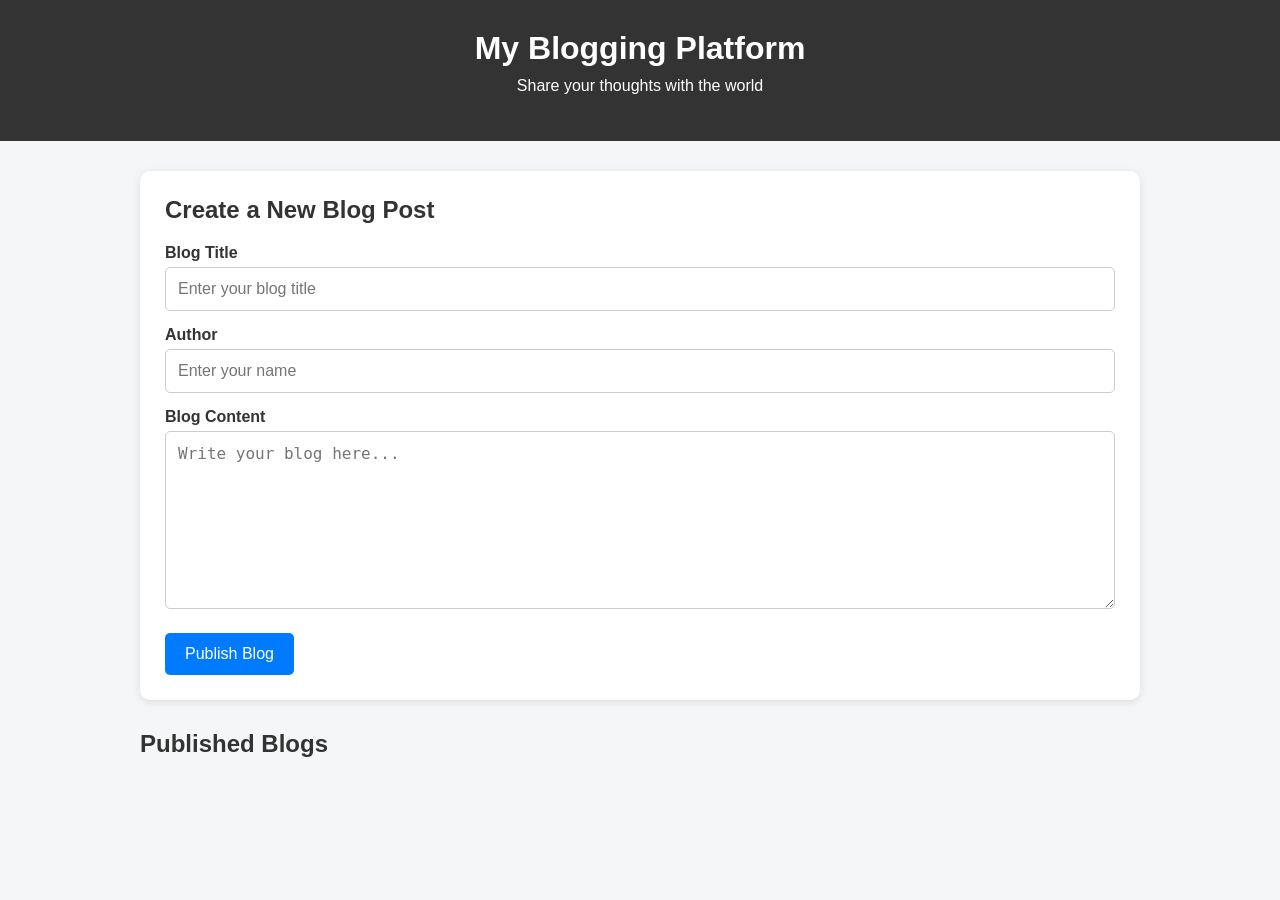
<file: blogging platform/index.html>
<!DOCTYPE html>
<html lang="en">
<head>
    <meta charset="UTF-8">
    <meta name="viewport" content="width=device-width, initial-scale=1.0">

    <title>My Blogging Platform</title>

    <link rel="stylesheet" href="style.css">
</head>

<body>

    <!-- Header -->
    <header>
        <h1>My Blogging Platform</h1>
        <p>Share your thoughts with the world</p>
    </header>

    <!-- Main Container -->
    <main>

        <!-- Create Post Section -->
        <section class="create-post">

            <h2>Create a New Blog Post</h2>

            <form id="blogForm">

                <label for="title">Blog Title</label>
                <input
                    type="text"
                    id="title"
                    placeholder="Enter your blog title"
                    required
                >

                <label for="author">Author</label>
                <input
                    type="text"
                    id="author"
                    placeholder="Enter your name"
                    required
                >

                <label for="content">Blog Content</label>
                <textarea
                    id="content"
                    rows="8"
                    placeholder="Write your blog here..."
                    required
                ></textarea>

                <button type="submit">Publish Blog</button>

            </form>

        </section>


        <!-- Published Blogs -->
        <section class="blogs">

            <h2>Published Blogs</h2>

            <div id="blogContainer">

                <!-- Blog posts will appear here -->

            </div>

        </section>

    </main>


    <!-- JavaScript -->
    <script src="script.js"></script>

</body>
</html>
</file>
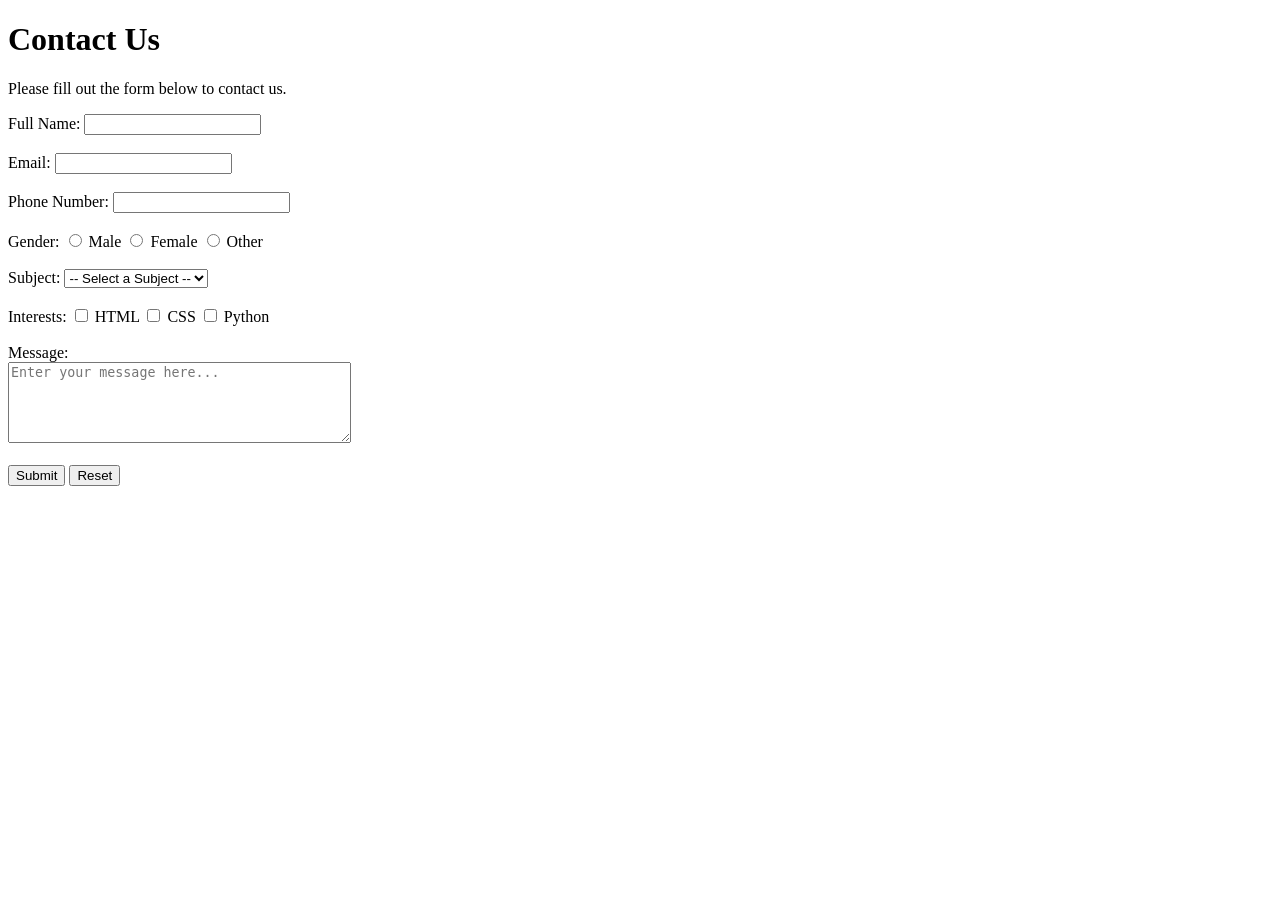
<file: contact form/index.html>
<!DOCTYPE html>
<html lang="en">
<head>
    <meta charset="UTF-8">
    <meta name="viewport" content="width=device-width, initial-scale=1.0">
    <title>Contact Form</title>
</head>

<body>
    <h1>Contact Us</h1>

<p>Please fill out the form below to contact us.</p>
<form>
    <label for="name">Full Name:</label>
<input type="text" id="name" name="name" required>

<br><br>
<label for="email">Email:</label>
<input type="email" id="email" name="email" required>

<br><br>
<label for="phone">Phone Number:</label>
<input type="tel" id="phone" name="phone">

<br><br>
<label>Gender:</label>

<input type="radio" id="male" name="gender" value="male">
<label for="male">Male</label>

<input type="radio" id="female" name="gender" value="female">
<label for="female">Female</label>

<input type="radio" id="other" name="gender" value="other">
<label for="other">Other</label>

<br><br>
<label for="subject">Subject:</label>

<select id="subject" name="subject" required>
    <option value="">-- Select a Subject --</option>
    <option value="general">General Enquiry</option>
    <option value="feedback">Feedback</option>
    <option value="support">Technical Support</option>
    <option value="other">Other</option>
</select>

<br><br>
<label>Interests:</label>

<input type="checkbox" id="html" name="interest" value="html">
<label for="html">HTML</label>

<input type="checkbox" id="css" name="interest" value="css">
<label for="css">CSS</label>

<input type="checkbox" id="python" name="interest" value="python">
<label for="python">Python</label>

<br><br>
<label for="message">Message:</label><br>

<textarea id="message" name="message" rows="5" cols="40"
          placeholder="Enter your message here..." required></textarea>

<br><br>
<input type="submit" value="Submit">

<input type="reset" value="Reset">

</form>

</body>
</html>
</file>
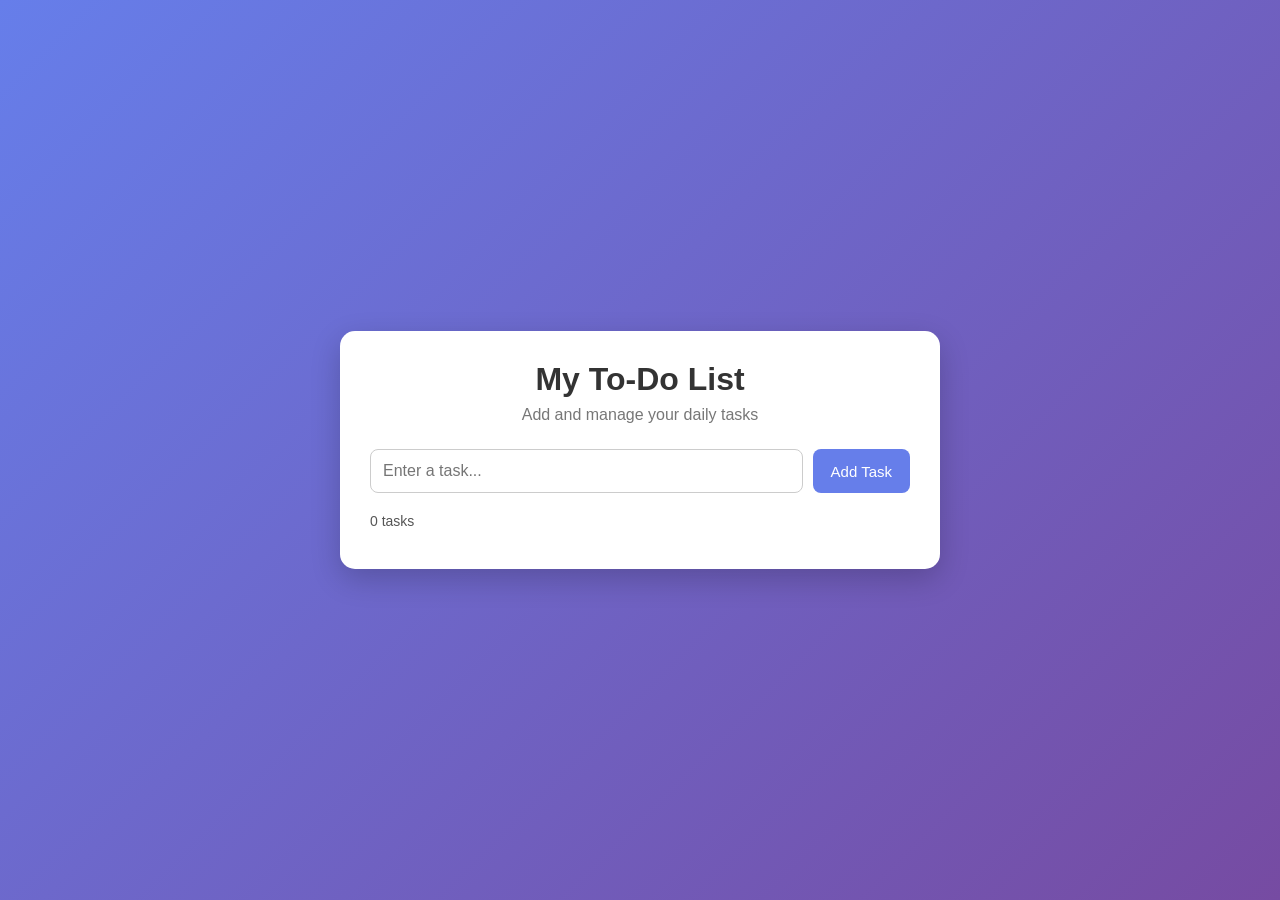
<file: interactive todo app/index.html>
<!DOCTYPE html>
<html lang="en">
<head>
    <meta charset="UTF-8">
    <meta name="viewport" content="width=device-width, initial-scale=1.0">

    <title>Interactive To-Do List</title>

    <!-- Connect CSS -->
    <link rel="stylesheet" href="style.css">
</head>

<body>

    <div class="container">

        <h1>My To-Do List</h1>
        <p class="subtitle">Add and manage your daily tasks</p>

        <!-- Task Form -->
        <form id="taskForm">

            <input
                type="text"
                id="taskInput"
                placeholder="Enter a task..."
                required
            >

            <button type="submit">Add Task</button>

        </form>

        <!-- Task Counter -->
        <div class="task-info">
            <span id="taskCount">0 tasks</span>
        </div>

        <!-- Tasks will appear here -->
        <ul id="taskList"></ul>

    </div>

    <!-- Connect JavaScript -->
    <script src="script.js"></script>

</body>
</html>
</file>
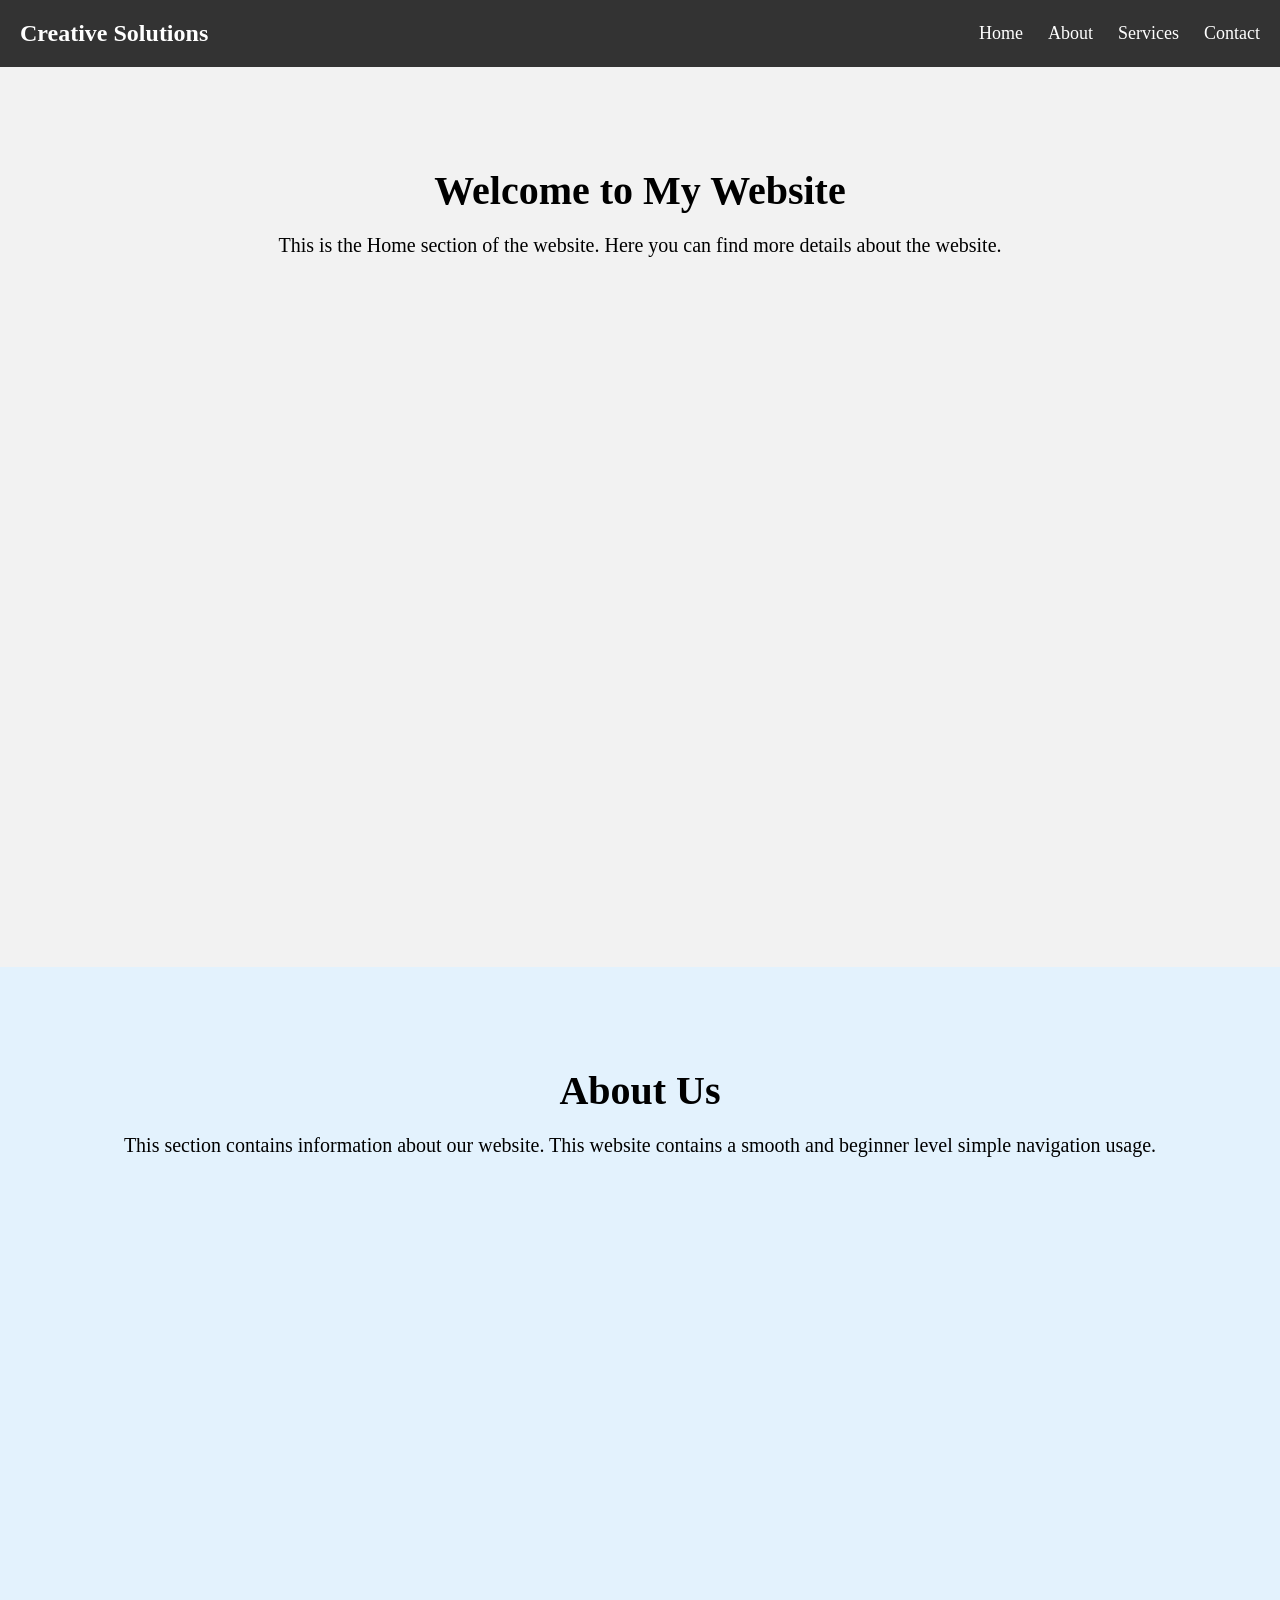
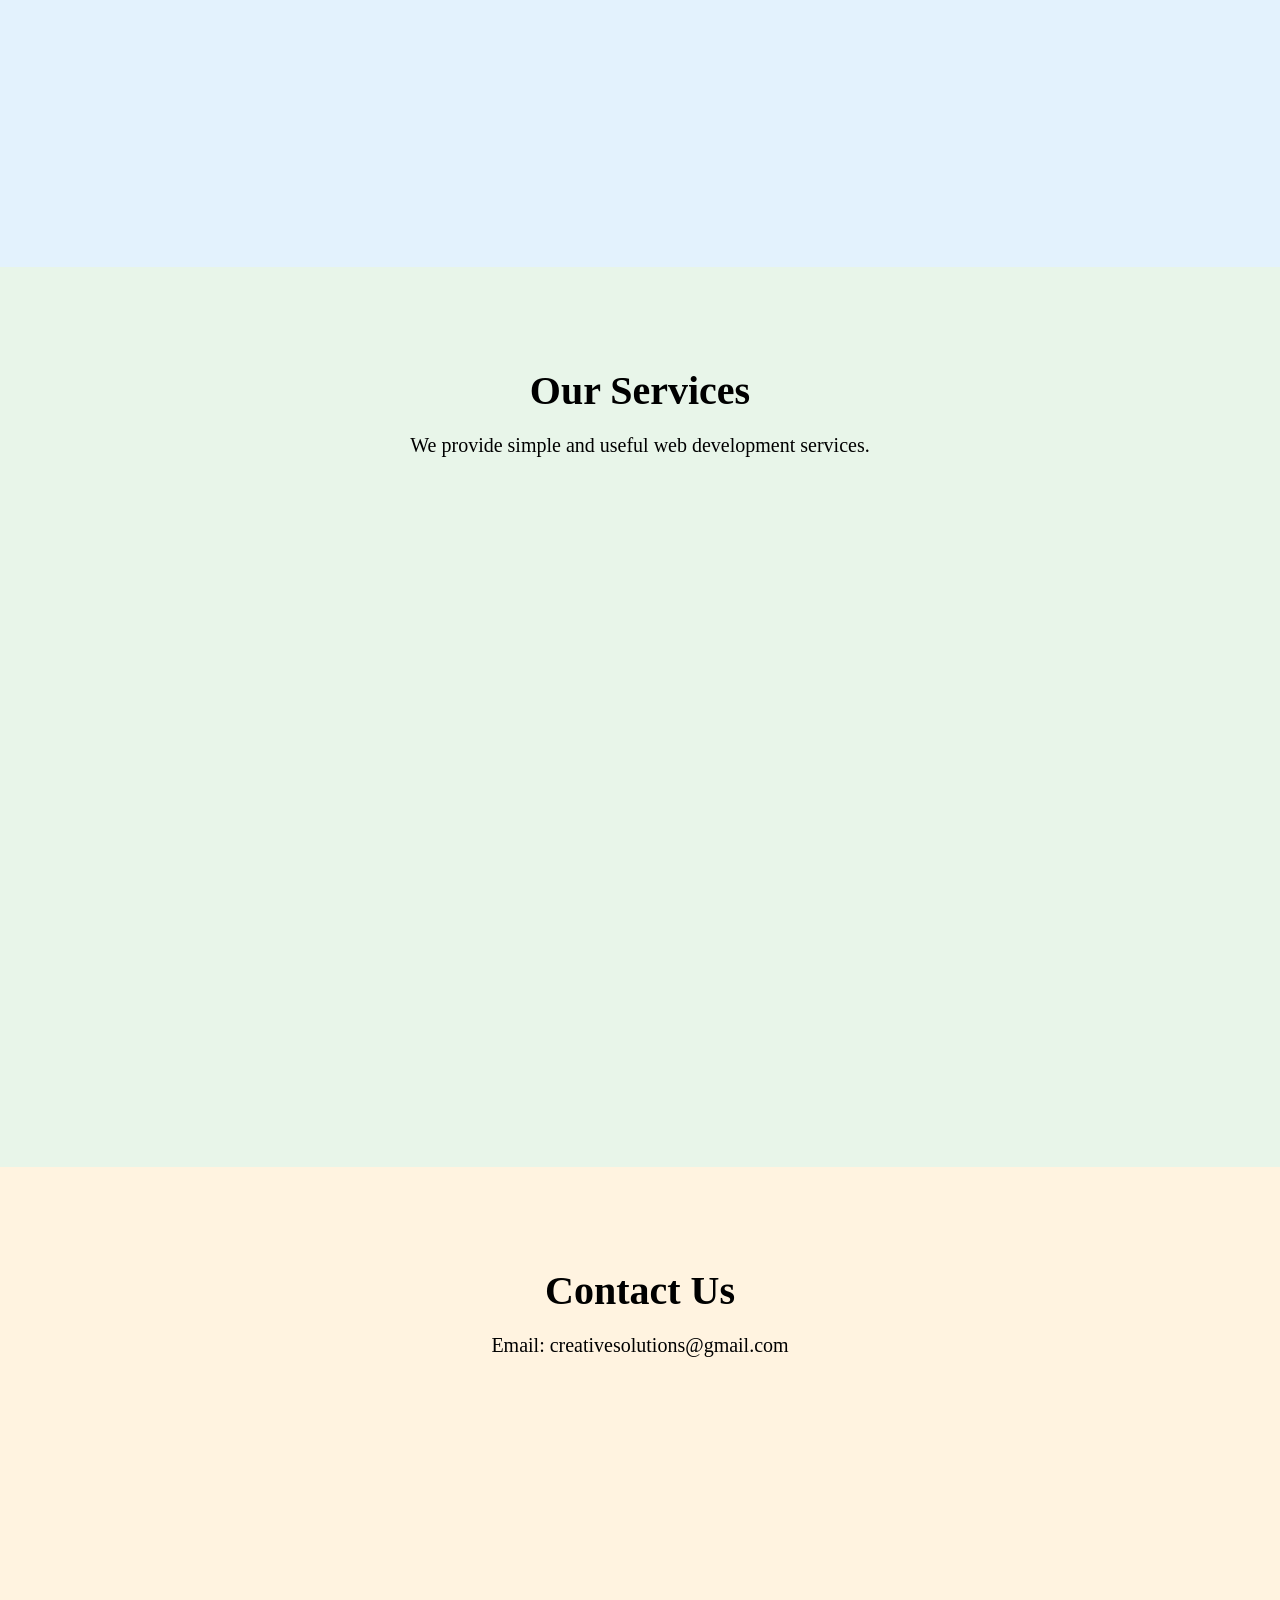
<file: Navigation-Menu/index.html>
<!DOCTYPE html>
<html lang="en">

<head>
    <meta charset="UTF-8">
    <meta name="viewport" content="width=device-width, initial-scale=1.0">

    <title>Simple Navigation Menu</title>

    <!-- Connect CSS file -->
    <link rel="stylesheet" href="style.css">
</head>

<body>

    <!-- Navigation Menu -->
    <nav>
        <h2>Creative Solutions</h2>

        <ul>
            <li><a href="#home">Home</a></li>
            <li><a href="#about">About</a></li>
            <li><a href="#services">Services</a></li>
            <li><a href="#contact">Contact</a></li>
        </ul>
    </nav>


    <!-- Home Section -->
    <section id="home">
        <h1>Welcome to My Website</h1>
        <p>This is the Home section of the website.
            Here you can find more details about the website.
        </p>
    </section>


    <!-- About Section -->
    <section id="about">
        <h1>About Us</h1>
        <p>
            This section contains information about our website.
            This website contains a smooth and beginner level simple navigation usage.
        </p>
    </section>


    <!-- Services Section -->
    <section id="services">
        <h1>Our Services</h1>
        <p>
            We provide simple and useful web development services.
        </p>
    </section>


    <!-- Contact Section -->
    <section id="contact">
        <h1>Contact Us</h1>
        <p>
            Email: creativesolutions@gmail.com
        </p>
    </section>

</body>

</html>
</file>
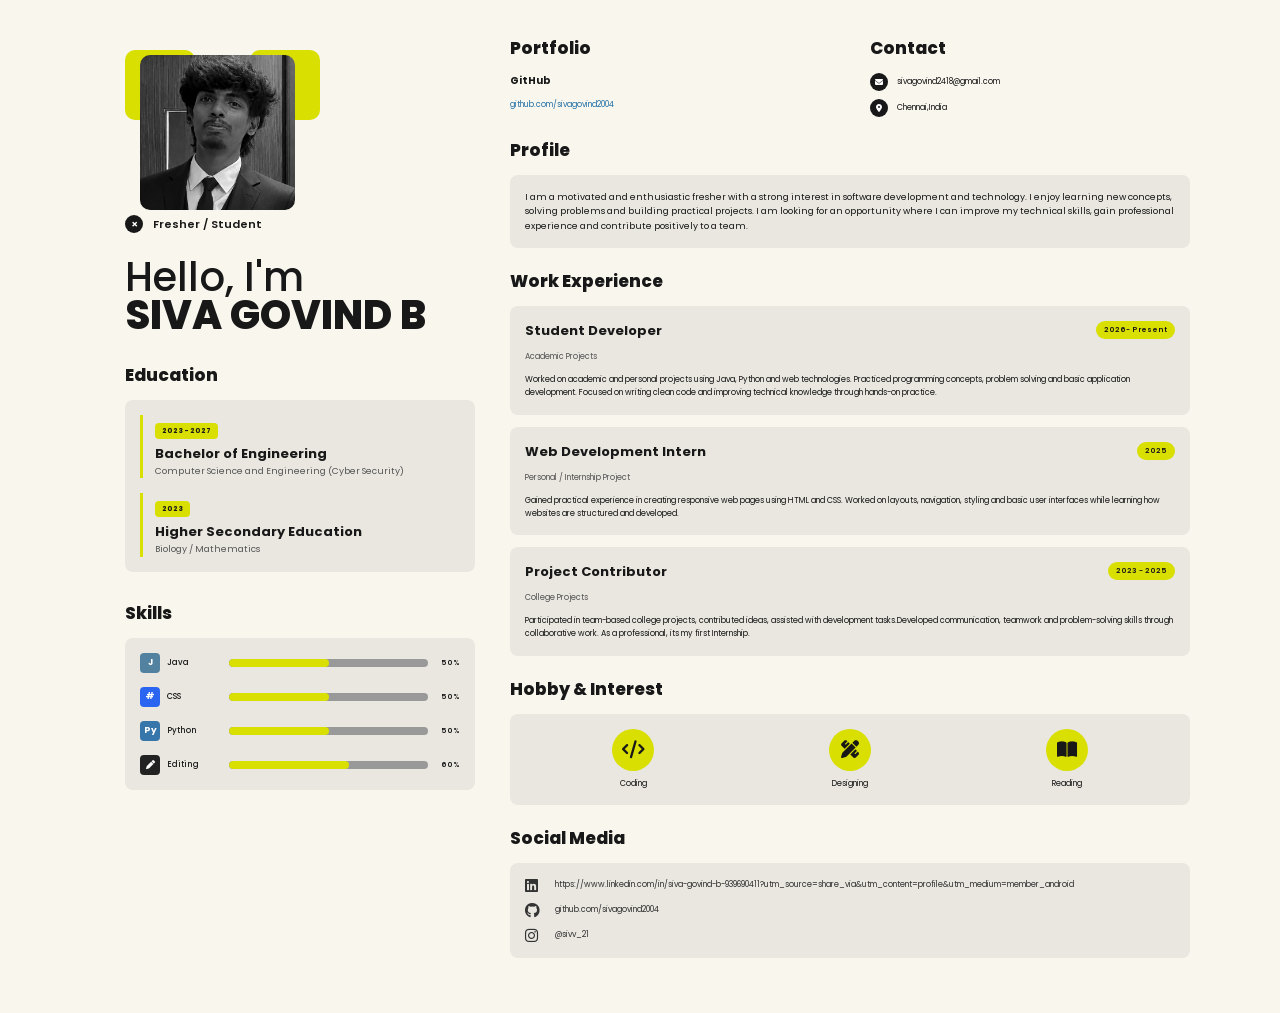
<file: Portfolio/index.html>
<!DOCTYPE html>
<html lang="en">

<head>
    <meta charset="UTF-8">

    <meta name="viewport"
          content="width=device-width, initial-scale=1.0">

    <title>My Portfolio</title>

    <!-- Google Font -->
    <link rel="preconnect"
          href="https://fonts.googleapis.com">

    <link rel="preconnect"
          href="https://fonts.gstatic.com"
          crossorigin>

    <link href="https://fonts.googleapis.com/css2?family=Poppins:wght@400;500;600;700;800&display=swap"
          rel="stylesheet">

    <!-- Font Awesome -->
    <link rel="stylesheet"
          href="https://cdnjs.cloudflare.com/ajax/libs/font-awesome/6.5.2/css/all.min.css">

    <!-- CSS -->
    <link rel="stylesheet" href="style.css">
</head>


<body>


<div class="portfolio">


    <!-- =================================================
         LEFT COLUMN
    ================================================== -->

    <aside class="sidebar">


        <!-- PROFILE -->
        <section class="profile-area">

            <div class="yellow-shape shape-one"></div>

            <div class="yellow-shape shape-two"></div>


            <img src="assets/profile.jpg"
                 alt="Profile Picture"
                 class="profile-image">


            <div class="available">

                <span>×</span>

                Fresher / Student

            </div>


            <h1>

                Hello, I'm

                <br>

                <strong>
                    SIVA GOVIND B
                </strong>

            </h1>

        </section>



        <!-- =================================================
             EDUCATION
        ================================================== -->

        <section class="side-section">

            <h2>Education</h2>


            <div class="education-card">


                <div class="timeline-item">

                    <span class="date">
                        2023 - 2027
                    </span>

                    <h3>
                        Bachelor of Engineering
                    </h3>

                    <p>
                        Computer Science and Engineering (Cyber Security)
                    </p>

                </div>


                <div class="timeline-item">

                    <span class="date">
                        2023
                    </span>

                    <h3>
                        Higher Secondary Education
                    </h3>

                    <p>
                        Biology / Mathematics
                    </p>

                </div>


            </div>

        </section>



        <!-- =================================================
             SKILLS
        ================================================== -->

        <section class="side-section">

            <h2>Skills</h2>


            <div class="skills-card">


                <!-- JAVA -->

                <div class="skill">

                    <span class="skill-icon java">
                        J
                    </span>

                    <span class="skill-name">
                        Java
                    </span>


                    <div class="bar">

                        <div class="progress"
                             style="width: 50%;">
                        </div>

                    </div>

                    <span class="percentage">
                        50%
                    </span>

                </div>



                <!-- CSS -->

                <div class="skill">

                    <span class="skill-icon css">
                        #
                    </span>

                    <span class="skill-name">
                        CSS
                    </span>


                    <div class="bar">

                        <div class="progress"
                             style="width: 50%;">
                        </div>

                    </div>

                    <span class="percentage">
                        50%
                    </span>

                </div>



                <!-- PYTHON -->

                <div class="skill">

                    <span class="skill-icon python">
                        Py
                    </span>

                    <span class="skill-name">
                        Python
                    </span>


                    <div class="bar">

                        <div class="progress"
                             style="width: 50%;">
                        </div>

                    </div>

                    <span class="percentage">
                        50%
                    </span>

                </div>



                <!-- EDITING -->

                <div class="skill">

                    <span class="skill-icon editing">
                        <i class="fa-solid fa-pen"></i>
                    </span>

                    <span class="skill-name">
                        Editing
                    </span>


                    <div class="bar">

                        <div class="progress"
                             style="width: 60%;">
                        </div>

                    </div>

                    <span class="percentage">
                        60%
                    </span>

                </div>


            </div>

        </section>


    </aside>



    <!-- =================================================
         RIGHT COLUMN
    ================================================== -->

    <main class="content">


        <!-- =================================================
             PORTFOLIO + CONTACT
        ================================================== -->

        <div class="top-grid">


            <!-- PORTFOLIO -->

            <section>

                <h2>
                    Portfolio
                </h2>


                <div class="portfolio-links">


                    <div>

                        <strong>
                            GitHub
                        </strong>

                        <a href="#"
                           target="_blank">

                            github.com/sivagovind2004

                        </a>

                    </div>

                </div>

            </section>



            <!-- CONTACT -->

            <section>

                <h2>
                    Contact
                </h2>


                <div class="contact-list">


                    <div>

                        <i class="fa-solid fa-envelope"></i>

                        <span>
                            sivagovind2418@gmail.com
                        </span>

                    </div>


                    <div>

                        <i class="fa-solid fa-location-dot"></i>

                        <span>
                            Chennai,India
                        </span>

                    </div>


                </div>

            </section>


        </div>



        <!-- =================================================
             PROFILE
        ================================================== -->

        <section class="content-section">


            <h2>
                Profile
            </h2>


            <div class="content-card profile-card">

                <p>

                    I am a motivated and enthusiastic fresher with
                    a strong interest in software development and
                    technology. I enjoy learning new concepts,
                    solving problems and building practical projects.
                    I am looking for an opportunity where I can
                    improve my technical skills, gain professional
                    experience and contribute positively to a team.

                </p>

            </div>


        </section>



        <!-- =================================================
             WORK EXPERIENCE
        ================================================== -->

        <section class="content-section">


            <h2>
                Work Experience
            </h2>


            <!-- EXPERIENCE 1 -->

            <div class="content-card experience">


                <div class="experience-header">


                    <div>

                        <h3>
                            Student Developer
                        </h3>

                        <span>
                            Academic Projects
                        </span>

                    </div>


                    <span class="job-date">
                        2026- Present
                    </span>


                </div>


                <p>

                    Worked on academic and personal projects
                    using Java, Python and web technologies.
                    Practiced programming concepts, problem
                    solving and basic application development.
                    Focused on writing clean code and improving
                    technical knowledge through hands-on practice.

                </p>


            </div>



            <!-- EXPERIENCE 2 -->

            <div class="content-card experience">


                <div class="experience-header">


                    <div>

                        <h3>
                            Web Development Intern
                        </h3>

                        <span>
                            Personal / Internship Project
                        </span>

                    </div>


                    <span class="job-date">
                        2025
                    </span>


                </div>


                <p>

                    Gained practical experience in creating
                    responsive web pages using HTML and CSS.
                    Worked on layouts, navigation, styling and
                    basic user interfaces while learning how
                    websites are structured and developed.

                </p>


            </div>



            <!-- EXPERIENCE 3 -->

            <div class="content-card experience">


                <div class="experience-header">


                    <div>

                        <h3>
                            Project Contributor
                        </h3>

                        <span>
                            College Projects
                        </span>

                    </div>


                    <span class="job-date">
                        2023 - 2025
                    </span>


                </div>


                <p>

                    Participated in team-based college projects,
                    contributed ideas, assisted with development
                    tasks.Developed communication, teamwork and
                    problem-solving skills through collaborative work.
                    As a professional, its my first Internship.

                </p>


            </div>


        </section>



        <!-- =================================================
             HOBBIES
        ================================================== -->

        <section class="content-section">


            <h2>
                Hobby & Interest
            </h2>


            <div class="hobbies content-card">


                <div class="hobby">

                    <div class="hobby-icon">

                        <i class="fa-solid fa-code"></i>

                    </div>

                    <span>
                        Coding
                    </span>

                </div>



                <div class="hobby">

                    <div class="hobby-icon">

                        <i class="fa-solid fa-pen-ruler"></i>

                    </div>

                    <span>
                        Designing
                    </span>

                </div>



                <div class="hobby">

                    <div class="hobby-icon">

                        <i class="fa-solid fa-book-open"></i>

                    </div>

                    <span>
                        Reading
                    </span>

                </div>


            </div>


        </section>



        <!-- =================================================
             SOCIAL MEDIA
        ================================================== -->

        <section class="content-section">


            <h2>
                Social Media
            </h2>


            <div class="socials content-card">


                <a href="#"
                   target="_blank">

                    <i class="fa-brands fa-linkedin"></i>

                    https://www.linkedin.com/in/siva-govind-b-939690411?utm_source=share_via&utm_content=profile&utm_medium=member_android

                </a>



                <a href="#"
                   target="_blank">

                    <i class="fa-brands fa-github"></i>

                    github.com/sivagovind2004

                </a>



                <a href="#"
                   target="_blank">

                    <i class="fa-brands fa-instagram"></i>

                    @sivv_21

                </a>


            </div>


        </section>


    </main>


</div>



<!-- JavaScript -->

<script src="script.js"></script>


</body>

</html>
</file>
<file: blogging platform/style.css>
/* General Page */

* {
    box-sizing: border-box;
}

body {
    margin: 0;
    font-family: Arial, sans-serif;
    background-color: #f4f6f8;
    color: #333;
}


/* Header */

header {
    background-color: #333;
    color: white;
    text-align: center;
    padding: 30px;
}

header h1 {
    margin: 0;
}

header p {
    margin-top: 10px;
}


/* Main Container */

main {
    width: 90%;
    max-width: 1000px;
    margin: 30px auto;
}


/* Create Post */

.create-post {
    background-color: white;
    padding: 25px;
    border-radius: 10px;
    box-shadow: 0 2px 8px rgba(0, 0, 0, 0.1);
}

.create-post h2 {
    margin-top: 0;
}


/* Form */

label {
    display: block;
    margin-top: 15px;
    margin-bottom: 5px;
    font-weight: bold;
}

input,
textarea {
    width: 100%;
    padding: 12px;
    border: 1px solid #ccc;
    border-radius: 5px;
    font-size: 16px;
}

textarea {
    resize: vertical;
}


/* Publish Button */

button {
    margin-top: 20px;
    padding: 12px 20px;
    border: none;
    border-radius: 5px;
    background-color: #007bff;
    color: white;
    font-size: 16px;
    cursor: pointer;
}

button:hover {
    background-color: #0056b3;
}


/* Blog Section */

.blogs {
    margin-top: 30px;
}

.blogs h2 {
    margin-bottom: 20px;
}


/* Individual Blog */

.blog-card {
    background-color: white;
    padding: 20px;
    margin-bottom: 20px;
    border-radius: 10px;
    box-shadow: 0 2px 8px rgba(0, 0, 0, 0.1);
}

.blog-card h3 {
    margin-top: 0;
    color: #007bff;
}

.blog-author {
    color: #777;
    font-size: 14px;
}

.blog-content {
    line-height: 1.6;
    margin-top: 15px;
}


/* Edit and Delete Buttons */

.edit-btn {
    background-color: #28a745;
    margin-right: 10px;
}

.edit-btn:hover {
    background-color: #1e7e34;
}

.delete-btn {
    background-color: #dc3545;
}

.delete-btn:hover {
    background-color: #a71d2a;
}
</file>
<file: interactive todo app/style.css>
/* Reset default spacing */
* {
    margin: 0;
    padding: 0;
    box-sizing: border-box;
}

/* Page */
body {
    font-family: Arial, sans-serif;
    background: linear-gradient(135deg, #667eea, #764ba2);

    min-height: 100vh;

    display: flex;
    justify-content: center;
    align-items: center;

    padding: 20px;
}

/* Main container */
.container {
    width: 100%;
    max-width: 600px;

    background-color: white;

    padding: 30px;

    border-radius: 15px;

    box-shadow: 0 10px 30px rgba(0, 0, 0, 0.2);
}

/* Heading */
h1 {
    text-align: center;
    margin-bottom: 8px;
    color: #333;
}

/* Subtitle */
.subtitle {
    text-align: center;
    color: #777;
    margin-bottom: 25px;
}

/* Form */
form {
    display: flex;
    gap: 10px;
}

/* Input */
#taskInput {
    flex: 1;

    padding: 12px;

    border: 1px solid #ccc;

    border-radius: 8px;

    font-size: 16px;
}

/* Add button */
button {
    border: none;

    background-color: #667eea;

    color: white;

    padding: 12px 18px;

    border-radius: 8px;

    cursor: pointer;

    font-size: 15px;
}

/* Button hover */
button:hover {
    background-color: #4f63c7;
}

/* Task information */
.task-info {
    margin-top: 20px;
    margin-bottom: 10px;

    color: #555;

    font-size: 14px;
}

/* Task list */
#taskList {
    list-style: none;
}

/* Individual task */
.task {
    display: flex;

    justify-content: space-between;
    align-items: center;

    background-color: #f5f5f5;

    padding: 12px;

    margin-top: 10px;

    border-radius: 8px;
}

/* Task text */
.task-text {
    flex: 1;

    cursor: pointer;
}

/* Completed task */
.completed {
    text-decoration: line-through;

    color: #999;
}

/* Delete button */
.delete-btn {
    background-color: #e74c3c;

    padding: 8px 12px;

    margin-left: 10px;
}

.delete-btn:hover {
    background-color: #c0392b;
}

/* Mobile responsive design */
@media (max-width: 500px) {

    form {
        flex-direction: column;
    }

    button {
        width: 100%;
    }

}
</file>
<file: Navigation-Menu/style.css>
/* Remove default spacing */
* {
    margin: 0;
    padding: 0;
    box-sizing: border-box;
}


/* Navigation bar */
nav {
    background-color: #333;
    padding: 20px;
    display: flex;
    justify-content: space-between;
    align-items: center;
    position: sticky;
    top: 0;
    z-index: 1000;
}


/* Website name */
nav h2 {
    color: white;
}


/* Navigation list */
nav ul {
    list-style: none;
    display: flex;
}


/* Navigation items */
nav ul li {
    margin-left: 25px;
}


/* Navigation links */
nav ul li a {
    color: white;
    text-decoration: none;
    font-size: 18px;
}


/* Hover effect */
nav ul li a:hover {
    color: #00bcd4;
}


/* Website sections */
section {
    min-height: 100vh;
    padding: 100px 50px;
    text-align: center;
}


/* Section headings */
section h1 {
    font-size: 40px;
    margin-bottom: 20px;
}


/* Section paragraphs */
section p {
    font-size: 20px;
}


/* Different section backgrounds */
#home {
    background-color: #f2f2f2;
}

#about {
    background-color: #e3f2fd;
}

#services {
    background-color: #e8f5e9;
}

#contact {
    background-color: #fff3e0;
}
html {
    scroll-behavior: smooth;
}
</file>
<file: Portfolio/style.css>
/* =====================================================
   RESET
===================================================== */

* {
    margin: 0;
    padding: 0;
    box-sizing: border-box;
}


:root {

    --yellow: #d9df00;

    --dark: #181818;

    --gray: #999999;

    --light-gray: #e9e7e0;

    --background: #f8f6ed;

    --white: #ffffff;

}


/* =====================================================
   BODY
===================================================== */

body {

    font-family: "Poppins", sans-serif;

    background: var(--background);

    color: var(--dark);

}


/* =====================================================
   MAIN PORTFOLIO
===================================================== */

.portfolio {

    width: 100%;

    max-width: 1100px;

    margin: auto;

    padding: 35px;

    display: grid;

    grid-template-columns: 34% 66%;

    gap: 35px;

}


/* =====================================================
   HEADINGS
===================================================== */

h1 {

    font-size: 40px;

    line-height: 0.95;

    font-weight: 500;

    margin-top: 25px;

}


h1 strong {

    font-weight: 800;

}


h2 {

    font-size: 17px;

    font-weight: 800;

    margin-bottom: 12px;

}


h3 {

    font-size: 13px;

    font-weight: 700;

}


p {

    font-size: 9px;

    line-height: 1.6;

}


/* =====================================================
   LEFT PROFILE
===================================================== */

.profile-area {

    position: relative;

    padding-top: 20px;

    min-height: 245px;

}


.profile-image {

    position: relative;

    z-index: 3;

    width: 155px;

    height: 155px;

    object-fit: cover;

    border-radius: 10px;

    display: block;

    margin-left: 15px;

    filter: grayscale(100%);

}


/* Yellow shapes */

.yellow-shape {

    position: absolute;

    width: 70px;

    height: 70px;

    background: var(--yellow);

    border-radius: 10px;

    z-index: 1;

}


.shape-one {

    top: 15px;

    left: 0;

}


.shape-two {

    top: 15px;

    left: 125px;

}


/* =====================================================
   STATUS
===================================================== */

.available {

    margin-top: 5px;

    display: flex;

    align-items: center;

    gap: 10px;

    font-size: 11px;

    font-weight: 600;

}


.available span {

    background: var(--dark);

    color: white;

    width: 18px;

    height: 18px;

    border-radius: 50%;

    display: flex;

    justify-content: center;

    align-items: center;

}


/* =====================================================
   LEFT SECTIONS
===================================================== */

.side-section {

    margin-top: 28px;

}


/* =====================================================
   EDUCATION
===================================================== */

.education-card {

    background: var(--light-gray);

    border-radius: 8px;

    padding: 15px;

}


.timeline-item {

    border-left: 3px solid var(--yellow);

    padding-left: 12px;

    margin-bottom: 15px;

}


.timeline-item:last-child {

    margin-bottom: 0;

}


.date {

    display: inline-block;

    background: var(--yellow);

    padding: 3px 7px;

    border-radius: 4px;

    font-size: 7px;

    font-weight: 700;

    margin-bottom: 5px;

}


.timeline-item p {

    color: #555;

}


/* =====================================================
   SKILLS
===================================================== */

.skills-card {

    background: var(--light-gray);

    border-radius: 8px;

    padding: 15px;

}


.skill {

    display: flex;

    align-items: center;

    gap: 7px;

    margin-bottom: 14px;

}


.skill:last-child {

    margin-bottom: 0;

}


.skill-name {

    width: 55px;

    font-size: 8px;

    font-weight: 500;

}


.skill-icon {

    width: 20px;

    height: 20px;

    border-radius: 4px;

    color: white;

    display: flex;

    align-items: center;

    justify-content: center;

    font-size: 9px;

    font-weight: 700;

}


/* Java */

.java {

    background: #5382a1;

}


/* CSS */

.css {

    background: #2965f1;

}


/* Python */

.python {

    background: #3776ab;

}


/* Editing */

.editing {

    background: #222;

}


/* =====================================================
   SKILL BAR
===================================================== */

.bar {

    height: 8px;

    flex: 1;

    background: #999;

    border-radius: 20px;

    overflow: hidden;

}


.progress {

    height: 100%;

    background: var(--yellow);

    border-radius: 20px;

}


.percentage {

    width: 25px;

    font-size: 7px;

    font-weight: 600;

    text-align: right;

}


/* =====================================================
   RIGHT CONTENT
===================================================== */

.content {

    min-width: 0;

}


/* =====================================================
   TOP GRID
===================================================== */

.top-grid {

    display: grid;

    grid-template-columns: 1fr 1fr;

    gap: 40px;

    margin-bottom: 20px;

}


.portfolio-links {

    display: flex;

    align-items: center;

    justify-content: space-between;

}


.portfolio-links strong {

    display: block;

    font-size: 10px;

}


.portfolio-links a {

    font-size: 8px;

    color: #2672a8;

    text-decoration: none;

}


.qr {

    width: 42px;

    height: 42px;

    object-fit: cover;

}


/* =====================================================
   CONTACT
===================================================== */

.contact-list {

    display: flex;

    flex-direction: column;

    gap: 8px;

}


.contact-list div {

    display: flex;

    align-items: center;

    gap: 9px;

    font-size: 8px;

}


.contact-list i {

    width: 18px;

    height: 18px;

    border-radius: 50%;

    background: var(--dark);

    color: white;

    display: flex;

    align-items: center;

    justify-content: center;

    font-size: 8px;

}


/* =====================================================
   CONTENT SECTIONS
===================================================== */

.content-section {

    margin-bottom: 20px;

}


.content-card {

    background: var(--light-gray);

    border-radius: 8px;

    padding: 15px;

}


/* =====================================================
   PROFILE
===================================================== */

.profile-card p {

    font-size: 9px;

}


/* =====================================================
   EXPERIENCE
===================================================== */

.experience {

    margin-bottom: 12px;

}


.experience:last-child {

    margin-bottom: 0;

}


.experience-header {

    display: flex;

    align-items: flex-start;

    justify-content: space-between;

    gap: 15px;

    margin-bottom: 8px;

}


.experience-header span:not(.job-date) {

    font-size: 8px;

    color: #555;

}


.job-date {

    flex-shrink: 0;

    background: var(--yellow);

    padding: 4px 8px;

    border-radius: 10px;

    font-size: 7px;

    font-weight: 600;

}


.experience p {

    font-size: 8px;

}


/* =====================================================
   HOBBIES
===================================================== */

.hobbies {

    display: flex;

    justify-content: space-around;

    align-items: center;

    text-align: center;

}


.hobby {

    display: flex;

    flex-direction: column;

    align-items: center;

    gap: 7px;

}


.hobby-icon {

    width: 42px;

    height: 42px;

    border-radius: 50%;

    background: var(--yellow);

    display: flex;

    align-items: center;

    justify-content: center;

    font-size: 18px;

}


.hobby span {

    font-size: 8px;

}


/* =====================================================
   SOCIAL MEDIA
===================================================== */

.socials {

    display: flex;

    flex-direction: column;

    gap: 10px;

}


.socials a {

    display: flex;

    align-items: center;

    gap: 12px;

    text-decoration: none;

    color: #333;

    font-size: 8px;

}


.socials i {

    width: 18px;

    font-size: 15px;

}


/* =====================================================
   TABLET
===================================================== */

@media (max-width: 800px) {

    .portfolio {

        grid-template-columns: 1fr;

        max-width: 650px;

        padding: 25px;

    }


    .sidebar {

        padding-right: 0;

    }


    .profile-area {

        text-align: center;

    }


    .profile-image {

        margin: auto;

    }


    .available {

        justify-content: center;

    }


    .top-grid {

        grid-template-columns: 1fr 1fr;

    }

}


/* =====================================================
   MOBILE
===================================================== */

@media (max-width: 500px) {

    .portfolio {

        padding: 18px;

        display: block;

    }


    h1 {

        font-size: 34px;

    }


    .top-grid {

        grid-template-columns: 1fr;

        gap: 20px;

    }


    .experience-header {

        flex-direction: column;

    }


    .skill-name {

        width: 60px;

    }

}
</file>
